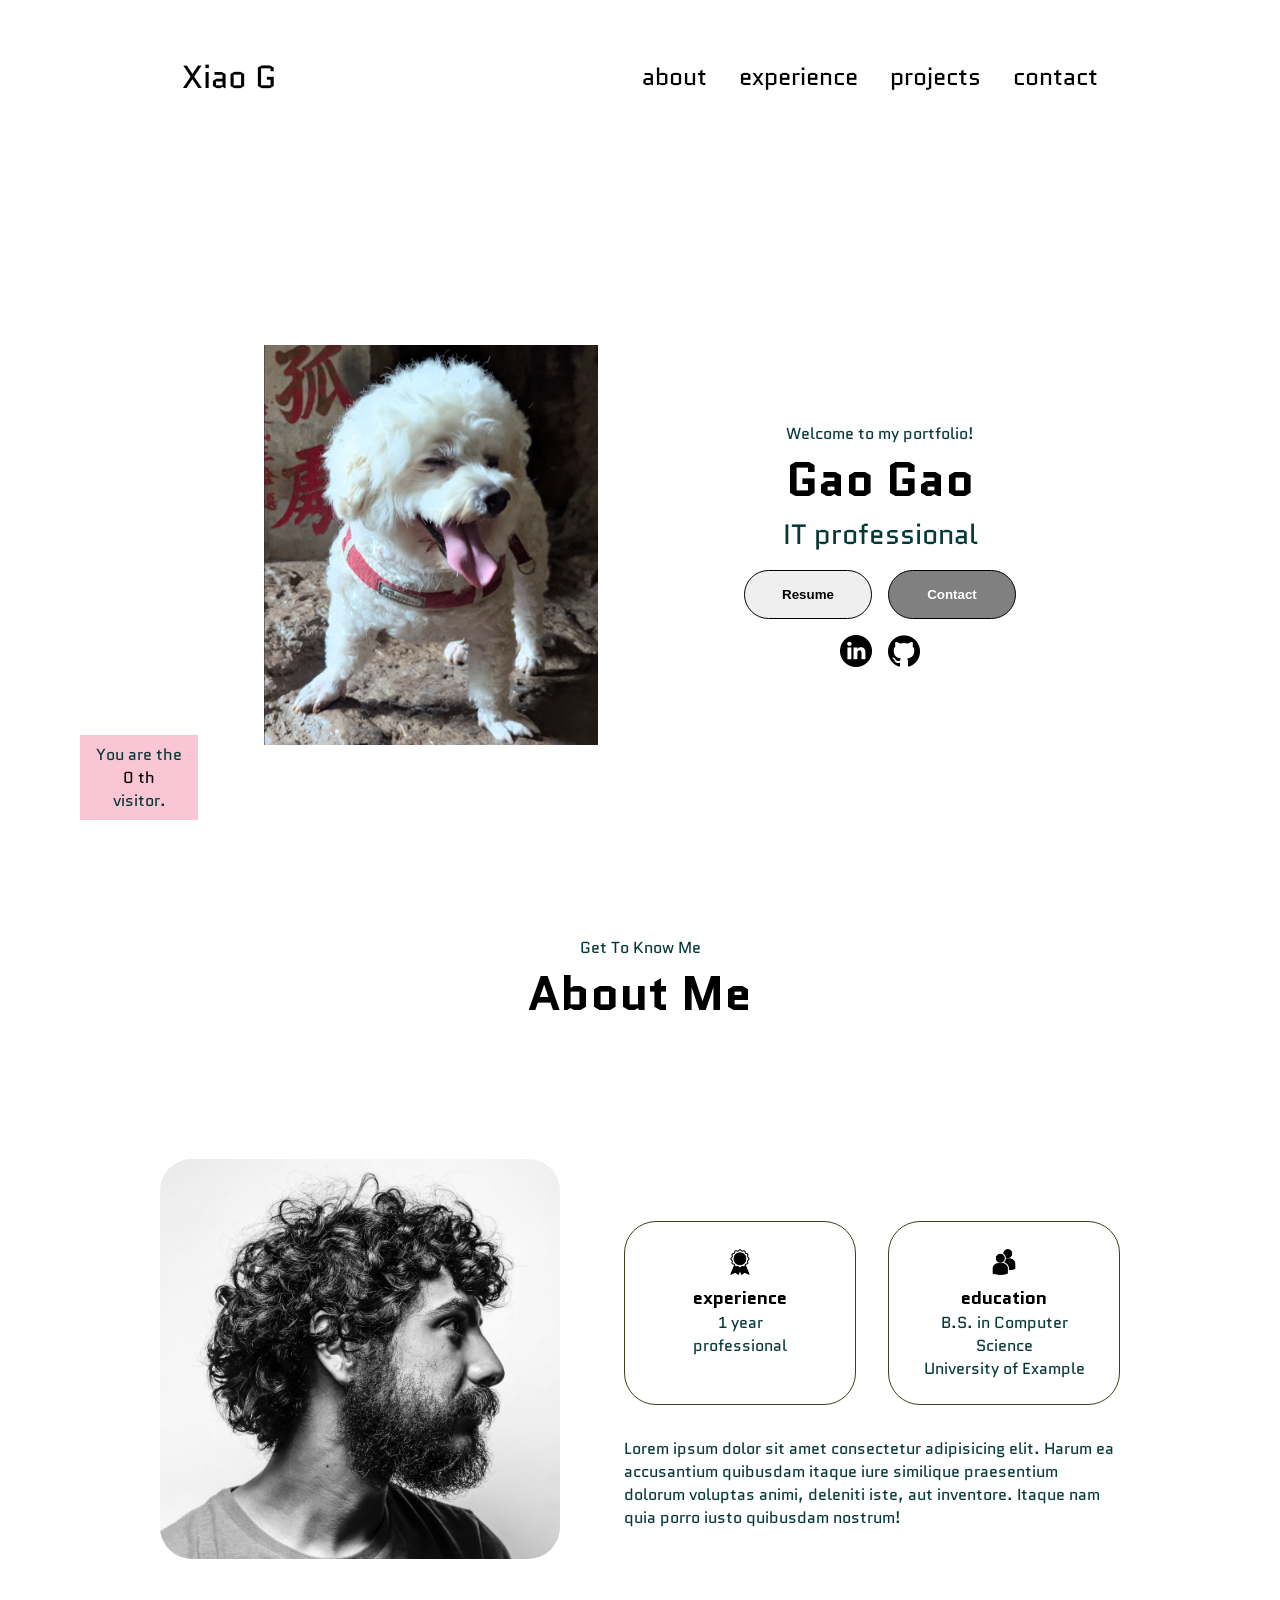
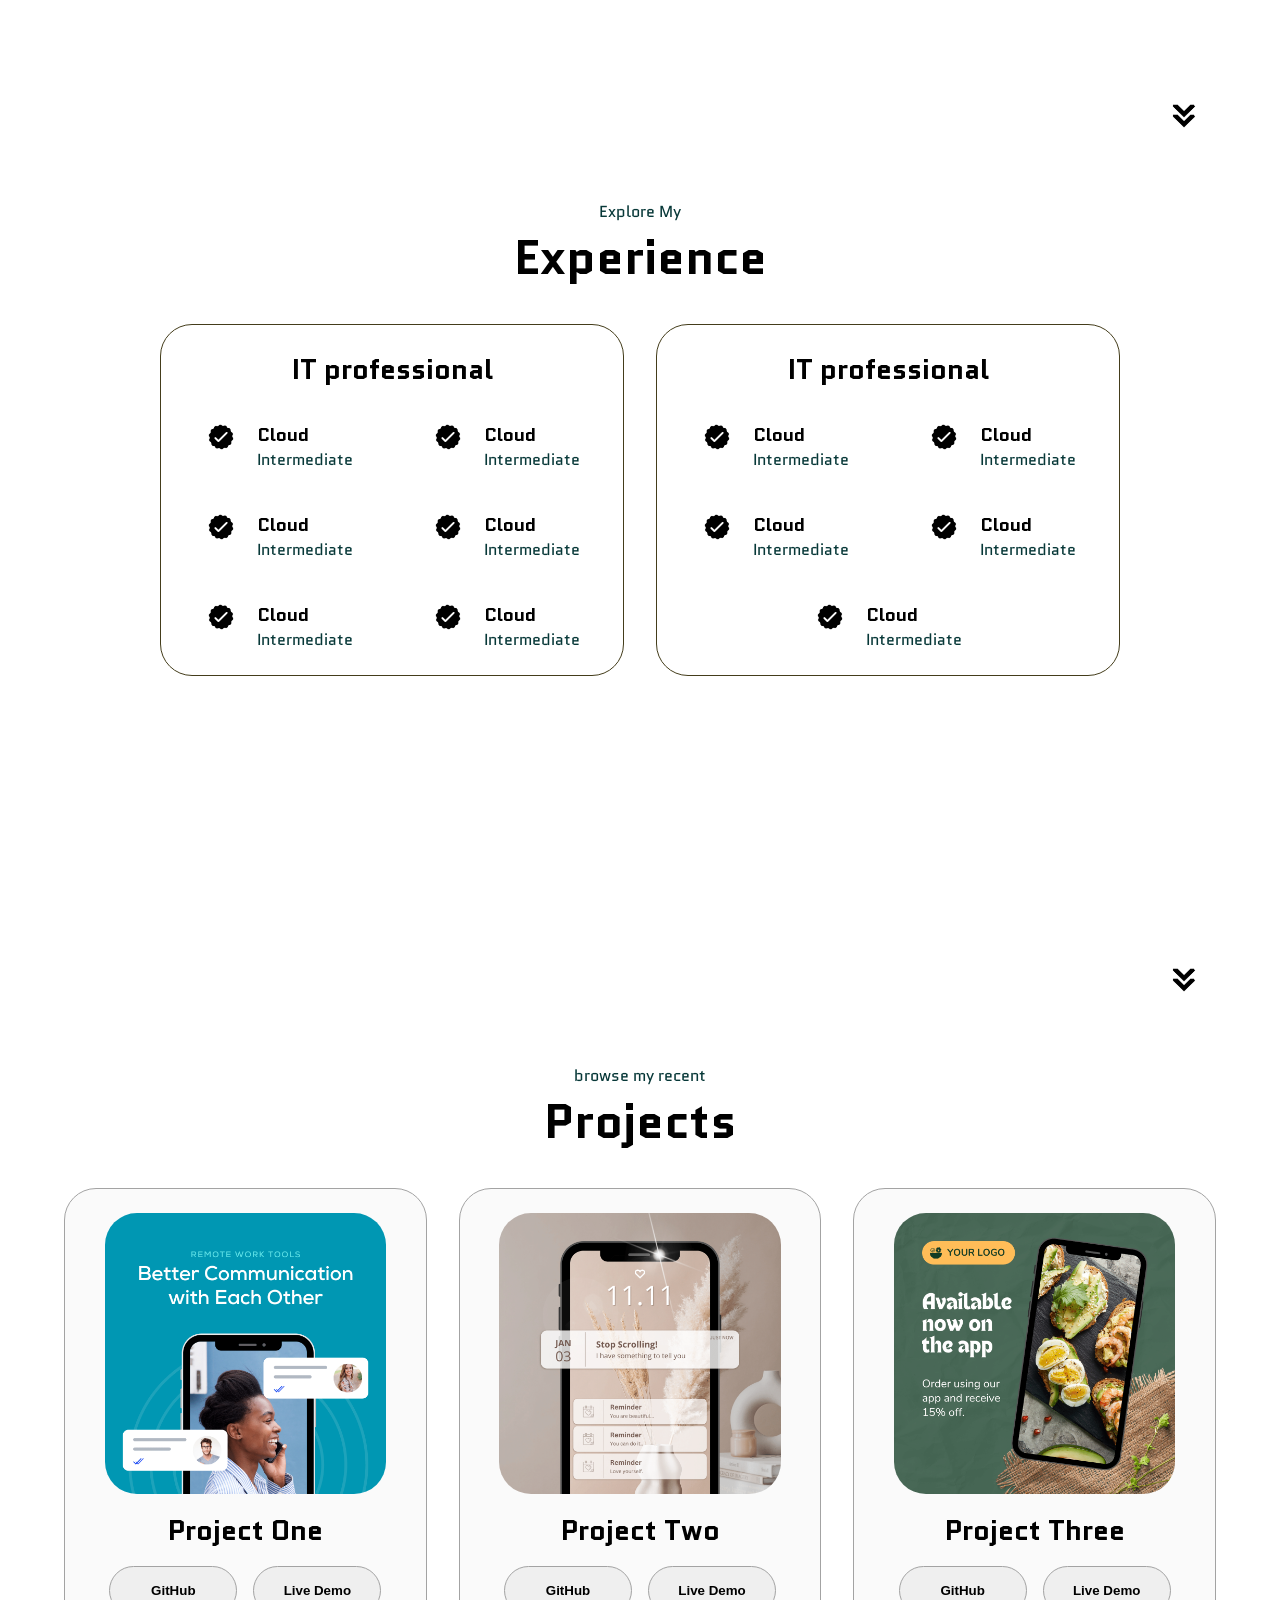
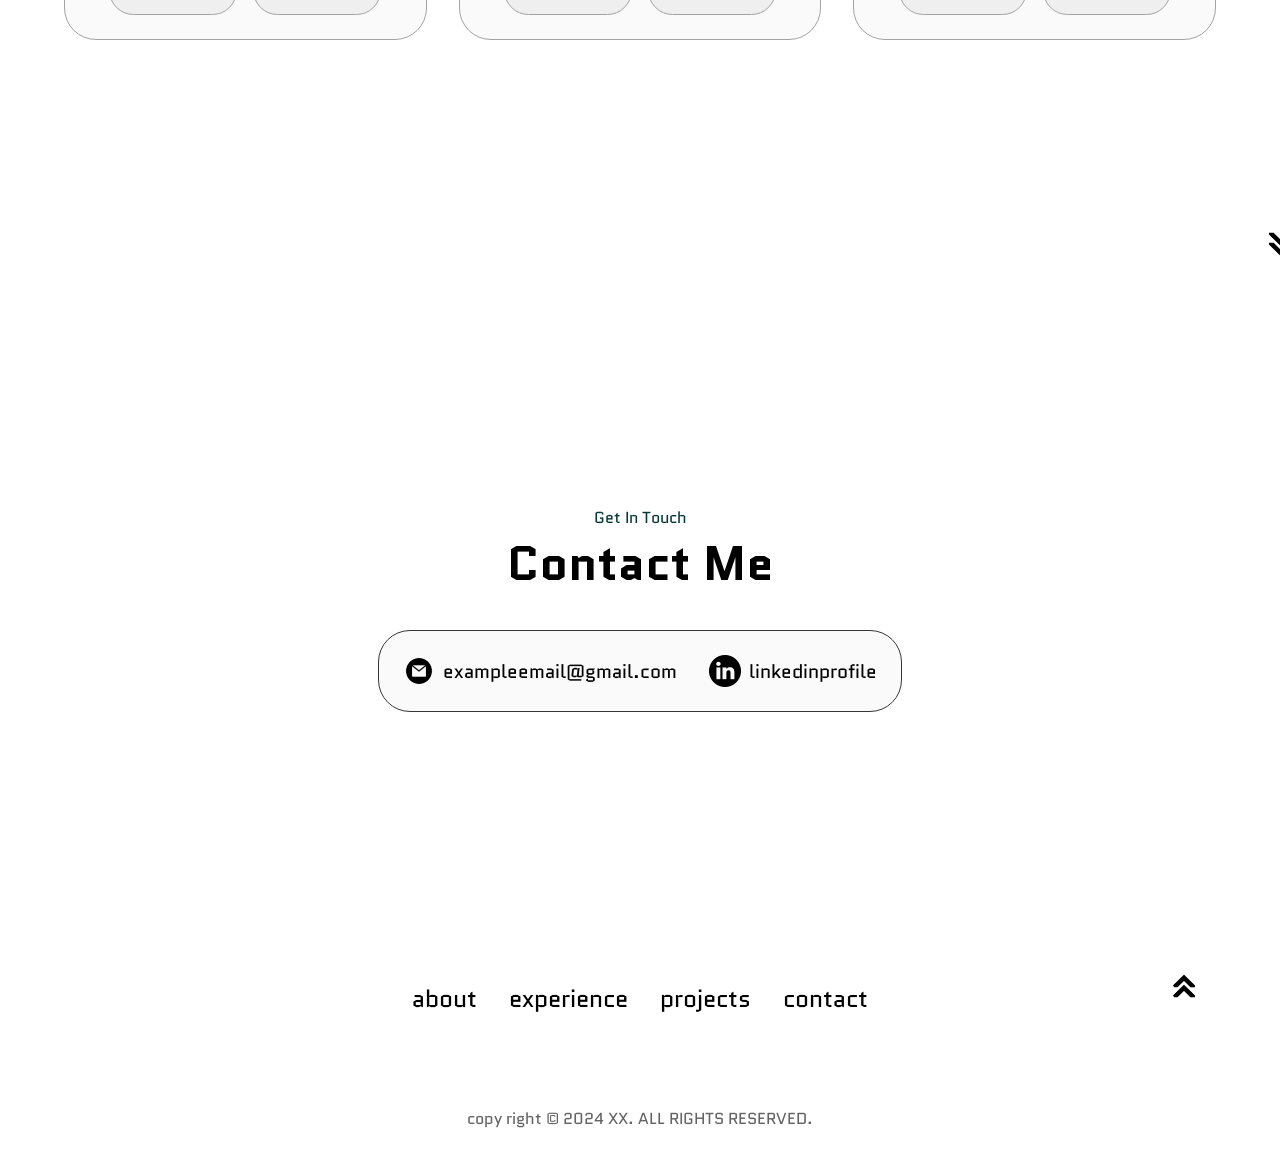
<file: index.html>
<!DOCTYPE html>
<html lang="en">
  <head>
    <meta charset="UTF-8" />
    <meta name="viewport" content="width=device-width, initial-scale=1.0" />
    <title>My Portfolio</title>
    <link rel="stylesheet" href="style.css" />
    <link rel="stylesheet" href="media_queries.css" />
  </head>
  <body>
    <nav id="desktop-nav">
      <div class="logo">Xiao G</div>
      <div>
        <ul class="nav-links">
          <li><a href="#about">about</a></li>
          <li><a href="#experience">experience</a></li>
          <li><a href="#projects">projects</a></li>
          <li><a href="#contact">contact</a></li>
        </ul>
      </div>
    </nav>
    <nav id="hamburger-nav">
      <div class="logo">Xiao G</div>
      <div class="hamburger-icon" onclick="toggleMenu()">
        <span></span>
        <span></span>
        <span></span>
      </div>
      <div class="menu-links">
        <li><a href="#about" onclick="toggleMenu()">about</a></li>
        <li><a href="#experience" onclick="toggleMenu()">experience</a></li>
        <li><a href="#projects" onclick="toggleMenu()">projects</a></li>
        <li><a href="#contact" onclick="toggleMenu()">contact</a></li>
      </div>
    </nav>
    <section id="profile">
      <div class="section__pic-container">
        <img src="./assets/Screenshot 2026-01-16 at 12.45.27 PM.png" alt="Hero Picture" />
      </div>
      <div class="section__text">
        <p class="section__text__p1">Welcome to my portfolio!</p>
        <h1 class="title">Gao Gao</h1>
        <p class="section__text__p2">IT professional</p>
        <div class="btn-container">
          <button
            class="btn btn-color-2"
            onclick="window.open('./assets/resume-example.pdf')"
          >
            Resume
          </button>
          <button class="btn btn-color-1" onclick="location.href='./#contact'">
            Contact
          </button>
        </div>
        <div id="socials-container">
          <img
            src="./assets/linkedin.png"
            alt="My linkedin profile"
            class="icon"
            onclick="window.open('https://linkedin.com/')"
          />
          <img
            src="./assets/github.png"
            alt="My github profile"
            class="icon"
            onclick="window.open('https://github.com/')"
          />
        </div>
      </div>
    </section>
    <section id="about">
      <p class="section__text__p1">Get To Know Me</p>
      <h1 class="title">About Me</h1>
      <div class="section-container">
        <div class="section__pic-container section__pic-container-about">
          <img
            src="./assets/about-pic.png"
            alt="About Me Picture"
            class="about-pic"
          />
        </div>
        <div class="about-details-container">
          <div class="about-containers">
            <div class="details-container">
              <img
                src="./assets/experience.png"
                alt="experience icon"
                class="icon"
              />
              <h3>experience</h3>
              <p>
                1 year <br />
                professional
              </p>
            </div>
            <div class="details-container">
              <img
                src="./assets/education.png"
                alt="education icon"
                class="icon"
              />
              <h3>education</h3>
              <p>
                B.S. in Computer Science <br />
                University of Example
              </p>
            </div>
          </div>
          <div class="text-container">
            <p>
              Lorem ipsum dolor sit amet consectetur adipisicing elit. Harum ea
              accusantium quibusdam itaque iure similique praesentium dolorum
              voluptas animi, deleniti iste, aut inventore. Itaque nam quia
              porro iusto quibusdam nostrum!
            </p>
          </div>
        </div>
      </div>
      <img
        src="./assets/arrow.png"
        alt="Arrow icon"
        class="icon arrow"
        onclick="location.href='./#experience'"
      />
    </section>
    <section id="experience">
      <p class="section__text__p1">Explore My</p>
      <h1 class="title">Experience</h1>
      <div class="experience-details-container">
      <div class="about-containers">
        <div class="details-container">
          <h2 class="experience-sub-title">IT professional</h2>
          <div class="article-container">
            <article>
              <img
                src="./assets/checkmark.png"
                alt="experience icon"
                class="icon"
              />
              <div>
                <h3>Cloud</h3>
                <p>Intermediate</p>
              </div>
            </article>
            <article>
              <img
                src="./assets/checkmark.png"
                alt="experience icon"
                class="icon"
              />
              <div>
                <h3>Cloud</h3>
                <p>Intermediate</p>
              </div>
            </article>
            <article>
              <img
                src="./assets/checkmark.png"
                alt="experience icon"
                class="icon"
              />
              <div>
                <h3>Cloud</h3>
                <p>Intermediate</p>
              </div>
            </article>
            <article>
              <img
                src="./assets/checkmark.png"
                alt="experience icon"
                class="icon"
              />
              <div>
                <h3>Cloud</h3>
                <p>Intermediate</p>
              </div>
            </article>
            </article>
            <article>
              <img
                src="./assets/checkmark.png"
                alt="experience icon"
                class="icon"
              />
              <div>
                <h3>Cloud</h3>
                <p>Intermediate</p>
              </div>
            </article>
            </article>
            <article>
              <img
                src="./assets/checkmark.png"
                alt="experience icon"
                class="icon"
              />
              <div>
                <h3>Cloud</h3>
                <p>Intermediate</p>
              </div>
            </article>

          </div>
        </div>
        <div class="details-container">
          <h2 class="experience-sub-title">IT professional</h2>
          <div class="article-container">
            <article>
              <img
                src="./assets/checkmark.png"
                alt="experience icon"
                class="icon"
              />
              <div>
                <h3>Cloud</h3>
                <p>Intermediate</p>
              </div>
            </article>
            <article>
              <img
                src="./assets/checkmark.png"
                alt="experience icon"
                class="icon"
              />
              <div>
                <h3>Cloud</h3>
                <p>Intermediate</p>
              </div>
            </article>
            <article>
              <img
                src="./assets/checkmark.png"
                alt="experience icon"
                class="icon"
              />
              <div>
                <h3>Cloud</h3>
                <p>Intermediate</p>
              </div>
            </article>
            </article>
            <article>
              <img
                src="./assets/checkmark.png"
                alt="experience icon"
                class="icon"
              />
              <div>
                <h3>Cloud</h3>
                <p>Intermediate</p>
              </div>
            </article>
            </article>
            <article>
              <img
                src="./assets/checkmark.png"
                alt="experience icon"
                class="icon"
              />
              <div>
                <h3>Cloud</h3>
                <p>Intermediate</p>
              </div>
            </article>

          </div>
        </div>
        </div>
      </div>
      <img
        src="./assets/arrow.png"
        alt="Arrow icon"
        class="icon arrow"
        onclick="location.href='./#projects'"
      />
    </section>
    <section id="projects">
        <p class="section__text__p1">browse my recent</p>
        <h1 class="title">Projects</h1>
        <div class="experience-details-container">
        <div class="about-containers">
            <!-- project 1 -->
            <div class="details-container color-container">
                <div class="article-container">
                    <img 
                    src="./assets/project-1.png" 
                    alt="Project 1"
                    class="project-img"
                    />
                </div>
                <h2 class="experience-sub-title project-title">Project One</h2>
                <div class="btn-container">
                    <button class="btn btn-color-2 project-btn" onclick="window.open('https://github.com/')">
                        GitHub
                    </button>
                    <button class="btn btn-color-2 project-btn" onclick="window.open('https://github.com/')">
                        Live Demo
                    </button>
                </div>
            </div>
            <!-- project 2 -->
            <div class="details-container color-container">
                <div class="article-container">
                    <img 
                    src="./assets/project-2.png" 
                    alt="Project 2"
                    class="project-img"
                    />
                </div>
                <h2 class="experience-sub-title project-title">Project Two</h2>
                <div class="btn-container">
                    <button class="btn btn-color-2 project-btn" onclick="window.open('https://github.com/')">
                        GitHub
                    </button>
                    <button class="btn btn-color-2 project-btn" onclick="window.open('https://github.com/')">
                        Live Demo
                    </button>
                </div>
            </div>
            <!-- project 3 -->
            <div class="details-container color-container">
                <div class="article-container">
                    <img 
                    src="./assets/project-3.png" 
                    alt="Project 3"
                    class="project-img"
                    />
                </div>
                <h2 class="experience-sub-title project-title">Project Three</h2>
                <div class="btn-container">
                    <button class="btn btn-color-2 project-btn" onclick="window.open('https://github.com/')">
                        GitHub
                    </button>
                    <button class="btn btn-color-2 project-btn" onclick="window.open('https://github.com/')">
                        Live Demo
                    </button>
                </div>
            </div>
        </div>
        </div>
        <img
            src="./assets/arrow.png"
            alt="Arrow icon"
            class="icon arrow"
            onclick="location.href='./#contact'"
        />
    </section>
    <section id="contact">
        <p class="section__text__p1">Get In Touch</p>
        <h1 class="title">Contact Me</h1>
        <div class="contact-info-upper-container">
            <div class="contact-info-container">
                <img 
                    src="./assets/email.png" 
                    alt="email icon" 
                    class="icon contact-icon"
                />
                <p><a href="mailto:exampleemail@gmail.com">exampleemail@gmail.com </a></p>
            </div>
       
            <div class="contact-info-container">
                <img 
                    src="./assets/linkedin.png" 
                    alt="linkedin icon" 
                    class="icon contact-icon"
                />

                <p><a href="https://www.linkedin.com/">linkedinprofile </a></p>
            </div>
            </div>
            <img
            src="./assets/arrow.png"
            alt="Arrow icon"
            class="icon arrow icon-rotate"
            onclick="location.href='#'"
        />
    </section>
    <div id="visitor-counter">
      <p>You are the</p>
      <span id="visitor-counter-number">0<span> th</span></span>
      <p>visitor.</p>
      
    </div>
    <footer>
        <nav>
            <div class="nav-links-container">
            <ul class="nav-links">
              <li><a href="#about">about</a></li>
              <li><a href="#experience">experience</a></li>
              <li><a href="#projects">projects</a></li>
              <li><a href="#contact">contact</a></li>
            </ul>
            </div>
        </nav>
        <p>copy right &copy; 2024 XX. ALL RIGHTS RESERVED.</p>
    </footer>
    <script src="script.js"></script>
  </body>
</html>
</file>
<file: style.css>
/* General styles for the portfolio site */

@import url("https://fonts.googleapis.com/css2?family=Quantico:ital,wght@0,400;0,700;1,400;1,700&display=swap");

* {
  margin: 0;
  padding: 0;
}
body {
  font-family: "Quantico", sans-serif;
}
html {
  scroll-behavior: smooth;
}

p {
  color: rgb(7, 56, 56);
}

/* Transition */
a,
.btn {
  transition: all 0.3s ease-in-out;
}

/* Desktop Nav */
nav,
.nav-links {
  display: flex;
}

nav {
  justify-content: space-around;
  align-items: center;
  height: 17vh;
}

.nav-links {
  gap: 2rem;
  list-style: none;
  font-size: 1.5rem;
}

a {
  color: #000;
  text-decoration: none;
  text-decoration-color: aliceblue;
}
a:hover {
  color: #555;
  text-decoration: underline;
  text-decoration-color: rgb(100, 10, 10);
  text-underline-offset: 1rem;
}

.logo {
  font-size: 2rem;
}
.logo:hover {
  cursor: default;
}

/* HAMBURGER MENU */

#hamburger-nav {
  display: none;
  position: relative;
}
.hamburger-menu {
  position: relative;
  display: inline-block;
}
.hamburger-icon {
  display: flex;
  flex-direction: column;
  justify-content: space-between;
  height: 24px;
  width: 30px;
  cursor: pointer;
}
.hamburger-icon span {
  width: 100%;
  height: 2px;
  background-color: #000;
  transition: all 0.3s ease-in-out;
}
.menu-links {
  position: absolute;
  top: 100%;
  right: 0;
  background-color: #e1d2d2;
  width: fit-content;
  max-height: 0px;
  overflow: hidden;
  transition: all 0.3s ease-in-out;
}

.menu-links a {
  display: block;
  padding: 10px;
  text-align: center;
  font-size: 1.5rem;
  color: #000000;
  text-decoration: none;
  transition: all 0.3s ease-in-out;
}
.menu-links li {
  list-style: none;
}
.menu-links.open {
  max-height: 300px;
}
.hamburger-icon.open span:first-child {
  transform: rotate(45deg) translate(10px, 5px);
}
.hamburger-icon.open span:nth-child(2) {
  opacity: 0;
}
.hamburger-icon.open span:last-child {
  transform: rotate(-45deg) translate(10px, -5px);
}
.hamburger-icon span:first-child {
  transform: none;
}
.hamburger-icon span:nth-child(2) {
  opacity: 1;
}
.hamburger-icon span:last-child {
  transform: none;
}

/* SECTIONS */

section {
  padding-top: 4vh;
  height: 96vh;
  margin: 0 10rem;
  box-sizing: border-box;
  min-height: fit-content;
}
.section-container {
  display: flex;
}

/* PROFILE SECTION */
#profile {
  display: flex;
  justify-content: center;
  gap: 5rem;
  height: 80vh;
}
.section__pic-container {
  display: flex;
  height: 400px;
  width: 400px;
  margin: auto 0;
}
.section__text {
  align-self: center;
  text-align: center;
}
.secton__text p {
  font-weight: 600;
}
.section__text__p1 {
  text-align: center;
}
.section__text__p2 {
  font-size: 1.75rem;
  margin-bottom: 1rem;
}

.title {
  font-size: 3rem;
  text-align: center;
}
#socials-container {
  display: flex;
  justify-content: center;
  gap: 1rem;
  margin-top: 1rem;
}

/* ICONs */
.icon {
  cursor: pointer;
  height: 2rem;
}

/* BUTTONS */
.btn-container {
  display: flex;
  justify-content: center;
  margin-top: 1rem;
}
.btn {
  font-weight: 600;
  transition: all 0.3s ease-in-out;
  padding: 1rem;
  width: 8rem;
  border-radius: 2rem;
}
.btn-color-1,
.btn-color-2 {
  border: rgb(0, 0, 0) 0.1rem solid;
}
.btn-color-1:hover,
.btn-color-2:hover {
  cursor: pointer;
}
.btn-color-1,
.btn-color-2:hover {
  background-color: gray;
  color: white;
}
.btn-color-1:hover {
  background-color: black;
}
.btn-color-2 {
  background-color: none;
}
.btn-color-2:hover {
  border: white 0.1rem solid;
}
.btn-container {
  gap: 1rem;
}

/* about section */
#about {
  position: relative;
}
.about-containers {
  gap: 2rem;
  margin-top: 2rem;
  margin-bottom: 2rem;
}
.about-details-container {
  justify-content: center;
  flex-direction: column;
}
.about-containers,
.about-details-container {
  display: flex;
}
.about-pic {
  border-radius: 2rem;
}
.arrow {
  position: absolute;
  right: -5rem;
  bottom: 2rem;
}
.details-container {
  padding: 1.5rem;
  flex: 1;
  background: white;
  border-radius: 2rem;
  border: gray 0.1rem solid;
  border-color: rgb(68, 61, 27);
  text-align: center;
}
.section-container {
  gap: 4rem;
  height: 80%;
}
.section__pic-container {
  height: 400px;
  width: 400px;
  margin: auto 0;
}

/* experience section */
#experience {
  position: relative;
}
.experience-sub-title {
  //   text-align: center;
  font-weight: 600;
  font-size: 1.75rem;
  margin-bottom: 2rem;
}
.experience-details-container {
  display: flex;
  justify-content: center;
  flex-direction: column;
}
.article-container {
  display: flex;
  text-align: initial;
  flex-wrap: wrap;
  gap: 2.5rem;
  flex-direction: row;
  justify-content: space-around;
}
article {
  display: flex;
  width: 10rem;
  justify-content: space-around;
  gap: 0.5rem;
}
article .icon {
  cursor: default;
}
/* projects section */
#projects {
  position: relative;
  margin: 0 5%;
}
.color-container {
  border-color: rgb(163, 163, 163);
  background: rgb(250, 250, 250);
}
.project-img {
  border-radius: 2rem;
  width: 90%;
  height: 90%;
}
.project-title {
  margin: 1rem;
  color: black;
}
.project-btn {
  color: black;
  border-color: rgb(163, 163, 163);
}

/* contact section */
#contact {
  position: relative;
  display: flex;
  justify-content: center;
  flex-direction: column;
  height: 70vh;
}
.contact-info-upper-container {
  display: flex;
  justify-content: center;
  border-radius: 2rem;
  border: rgb(53, 53, 53) 0.1rem solid;
  background: rgb(250, 250, 250);
  margin: 2rem auto;
  padding: 0.5rem;
}
.contact-info-container {
  display: flex;
  align-items: center;
  justify-content: center;
  gap: 0.5rem;
  margin: 1rem;
}
.contact-info-container p {
  font-size: larger;
}
.contact-icon {
  cursor: default;
}
.icon-rotate {
  transform: rotate(180deg);
  right: -5rem;
  bottom: -5rem;
}

/* Footer */
footer {
  height: 26vh;
  margin: 0 1rem;
}
footer p {
  text-align: center;
  margin-top: 2rem;
  color: rgb(100, 100, 100);
}

#visitor-counter {
  position: fixed;
  display: flex;
  flex-direction: column;
  bottom: 5rem;
  left: 5rem;
  background-color: rgba(245, 141, 172, 0.5);
  z-index: 9999;
  padding: 0.5rem 1rem;
  align-items: center;
  justify-items: center;
  // gap: 0.5rem;
  // margin-top: 1rem;
}
</file>
<file: media_queries.css>
@media screen and (max-width: 1400px) {
  #profile {
    height: 83vh;
  }
  #about-containers {
    flex-wrap: wrap;
  }
}

@media screen and (max-width: 1200px) {
  #desktop-nav {
    display: none;
  }
  #hamburger-nav {
    display: flex;
  }
  #experience,
  .experience-details-container {
    margin-top: 2rem;
  }
  #profile,
  .setion-container {
    display: block;
  }
  .arrow {
    display: none;
  }
  section,
  .setion-container {
    height: fit-content;
  }
  section {
    margin: 0 5%;
  }
  .section__pic-container {
    height: 275px;
    width: 275px;
    margin: 0 auto 2rem;
  }
  about-containers {
    margin-top: 0;
  }
}
@media screen and (max-width: 600px) {
  //   html {
  //     font-size: 13px;
  //   }
  #contact,
  footer {
    height: 40vh;
  }
  #profile {
    height: 83vh;
    margin-bottom: 0;
  }
  article {
    font-size: 1rem;
  }
  footer nav {
    height: fit-content;
    margin-bottom: 2rem;
  }
  .about-containers,
  .contact-info-upper-container,
  .btn-container {
    flex-wrap: wrap;
  }
  .contact-info-container {
    margin: 0;
  }
  .contact-info-container,
  .nav-links li a {
    font-size: 1rem;
  }
  .experience-sub-title {
    font-size: 1.25rem;
  }
  .logo {
    font-size: 1.5rem;
  }
  .nav-links {
    gap: 1rem;
  }
  .section__pic-container {
    justify-content: center;
  }
  .section__pic-container-about {
    display: none;
  }
  .about-containers {
    flex-direction: column;
  }
  .text-container p {
    text-align: justify;
  }
  .article-container {
    gap: 0;
  }
}
</file>
